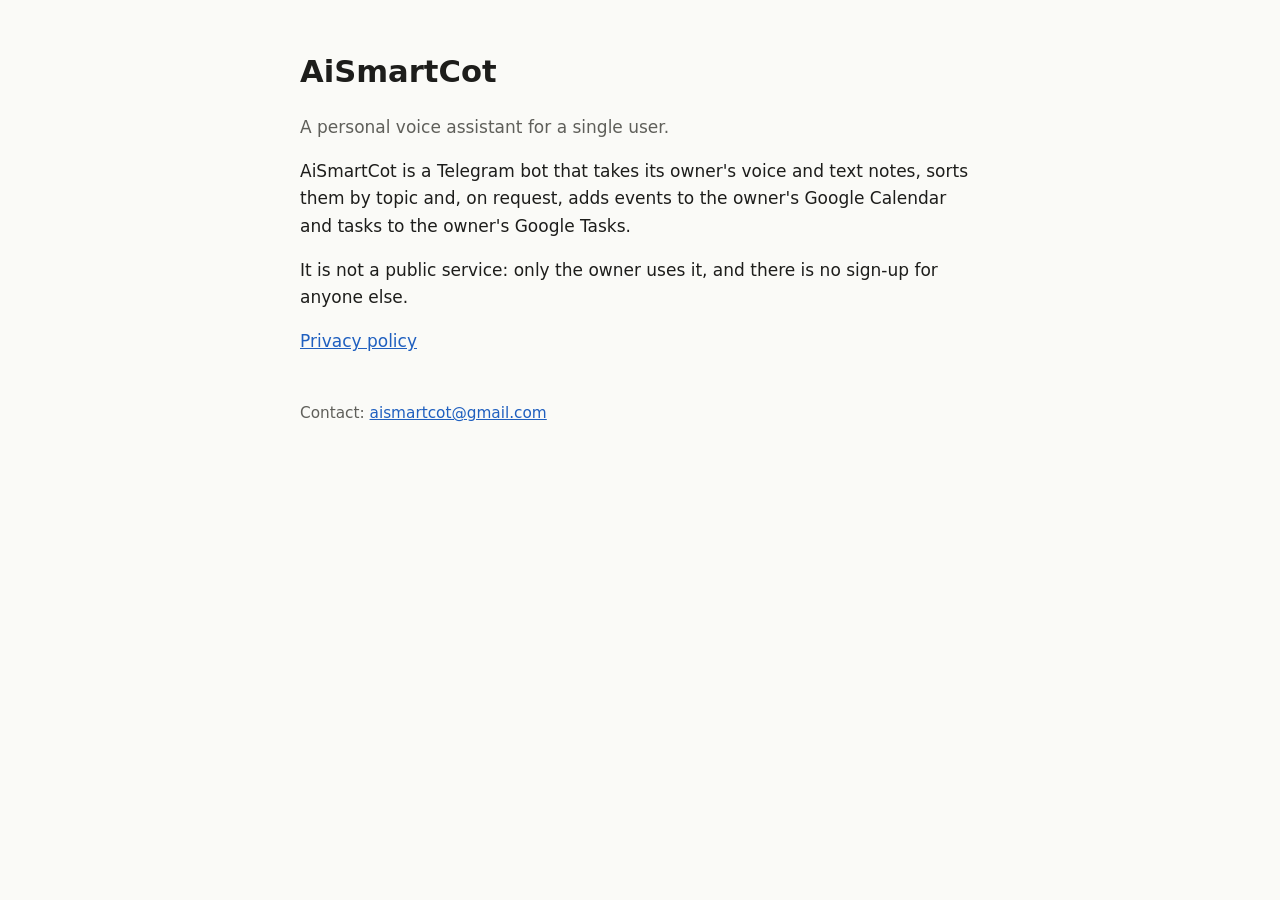
<file: index.html>
<!doctype html>
<html lang="en">
<head>
<meta charset="utf-8">
<meta name="viewport" content="width=device-width, initial-scale=1">
<title>AiSmartCot</title>
<link rel="stylesheet" href="style.css">
</head>
<body>
<main>
<h1>AiSmartCot</h1>
<p class="lead">A personal voice assistant for a single user.</p>

<p>AiSmartCot is a Telegram bot that takes its owner's voice and text notes, sorts them by topic and, on request,
adds events to the owner's Google Calendar and tasks to the owner's Google Tasks.</p>

<p>It is not a public service: only the owner uses it, and there is no sign-up for anyone else.</p>

<p><a href="privacy.html">Privacy policy</a></p>

<footer>Contact: <a href="mailto:aismartcot@gmail.com">aismartcot@gmail.com</a></footer>
</main>
</body>
</html>
</file>
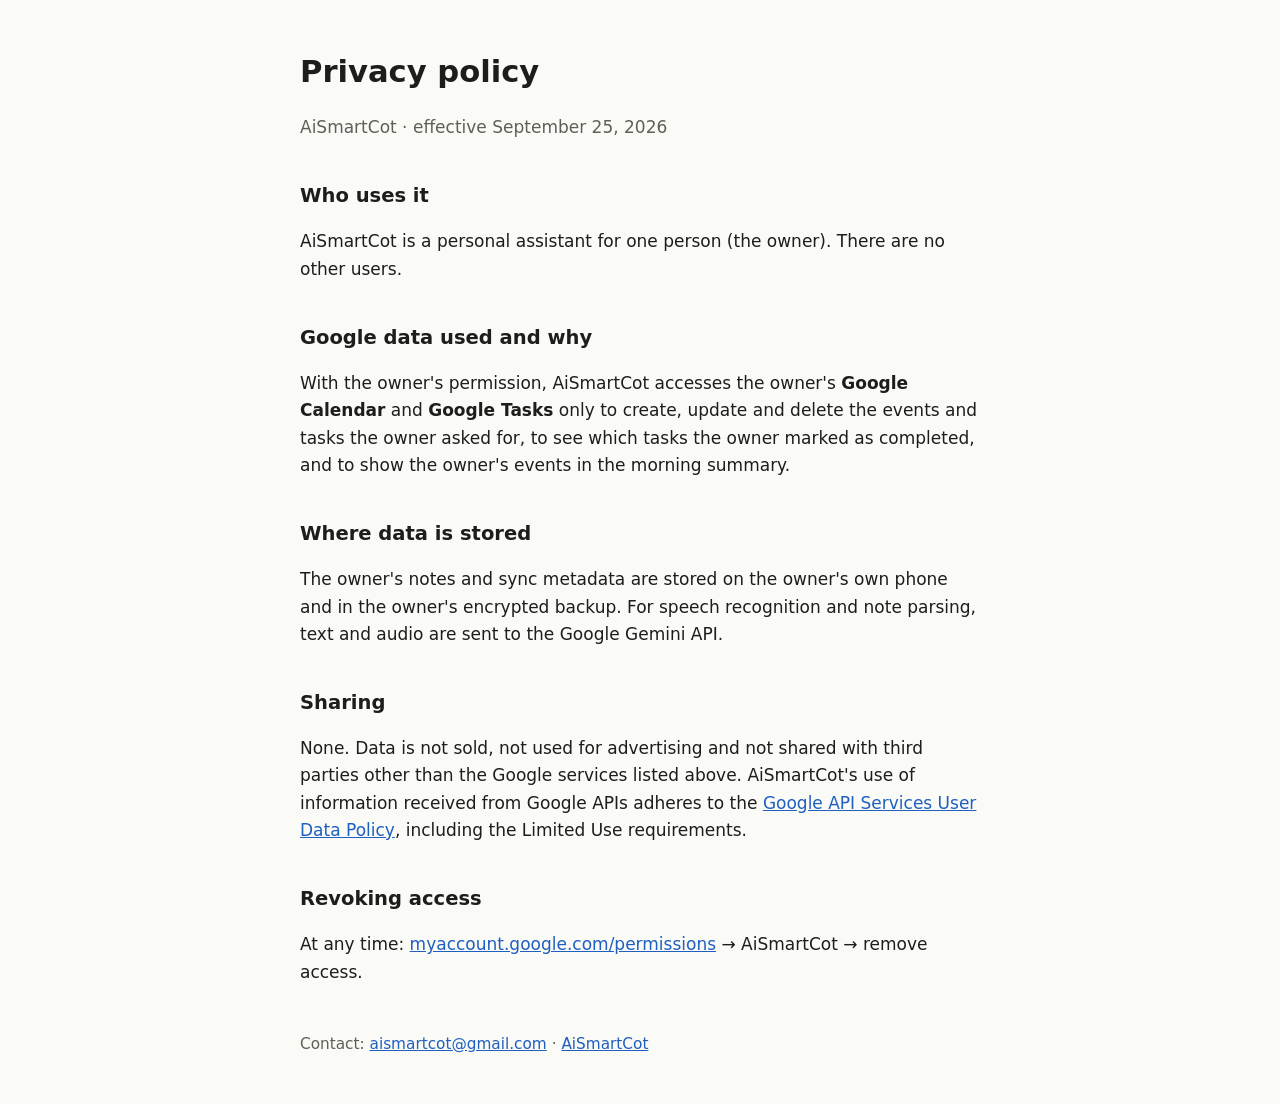
<file: privacy.html>
<!doctype html>
<html lang="en">
<head>
<meta charset="utf-8">
<meta name="viewport" content="width=device-width, initial-scale=1">
<title>AiSmartCot — Privacy</title>
<link rel="stylesheet" href="style.css">
</head>
<body>
<main>
<h1>Privacy policy</h1>
<p class="muted">AiSmartCot · effective September 25, 2026</p>

<h2>Who uses it</h2>
<p>AiSmartCot is a personal assistant for one person (the owner). There are no other users.</p>

<h2>Google data used and why</h2>
<p>With the owner's permission, AiSmartCot accesses the owner's <b>Google Calendar</b> and <b>Google Tasks</b> only to create, update
and delete the events and tasks the owner asked for, to see which tasks the owner marked as completed, and to show the owner's events in the morning summary.</p>

<h2>Where data is stored</h2>
<p>The owner's notes and sync metadata are stored on the owner's own phone and in the owner's encrypted backup.
For speech recognition and note parsing, text and audio are sent to the Google Gemini API.</p>

<h2>Sharing</h2>
<p>None. Data is not sold, not used for advertising and not shared with third parties other than the Google services listed above.
AiSmartCot's use of information received from Google APIs adheres to the
<a href="https://developers.google.com/terms/api-services-user-data-policy">Google API Services User Data Policy</a>, including the Limited Use requirements.</p>

<h2>Revoking access</h2>
<p>At any time: <a href="https://myaccount.google.com/permissions">myaccount.google.com/permissions</a> → AiSmartCot → remove access.</p>

<footer>Contact: <a href="mailto:aismartcot@gmail.com">aismartcot@gmail.com</a> · <a href="index.html">AiSmartCot</a></footer>
</main>
</body>
</html>
</file>
<file: style.css>
:root { --bg: #fafaf7; --fg: #1d1d1b; --muted: #5f5f5a; --link: #1f5fbf; }
@media (prefers-color-scheme: dark) { :root { --bg: #161615; --fg: #ececea; --muted: #a3a39d; --link: #7fb0ff; } }
body { margin: 0; background: var(--bg); color: var(--fg); font: 17px/1.6 system-ui, -apple-system, "Segoe UI", sans-serif; }
main { max-width: 680px; margin: 0 auto; padding: 48px 16px; }
h1 { font-size: 1.8em; margin: 0 0 .2em; } h2 { font-size: 1.15em; margin-top: 2em; }
p.lead, footer, .muted { color: var(--muted); } a { color: var(--link); }
footer { margin-top: 3em; font-size: .9em; }
</file>
